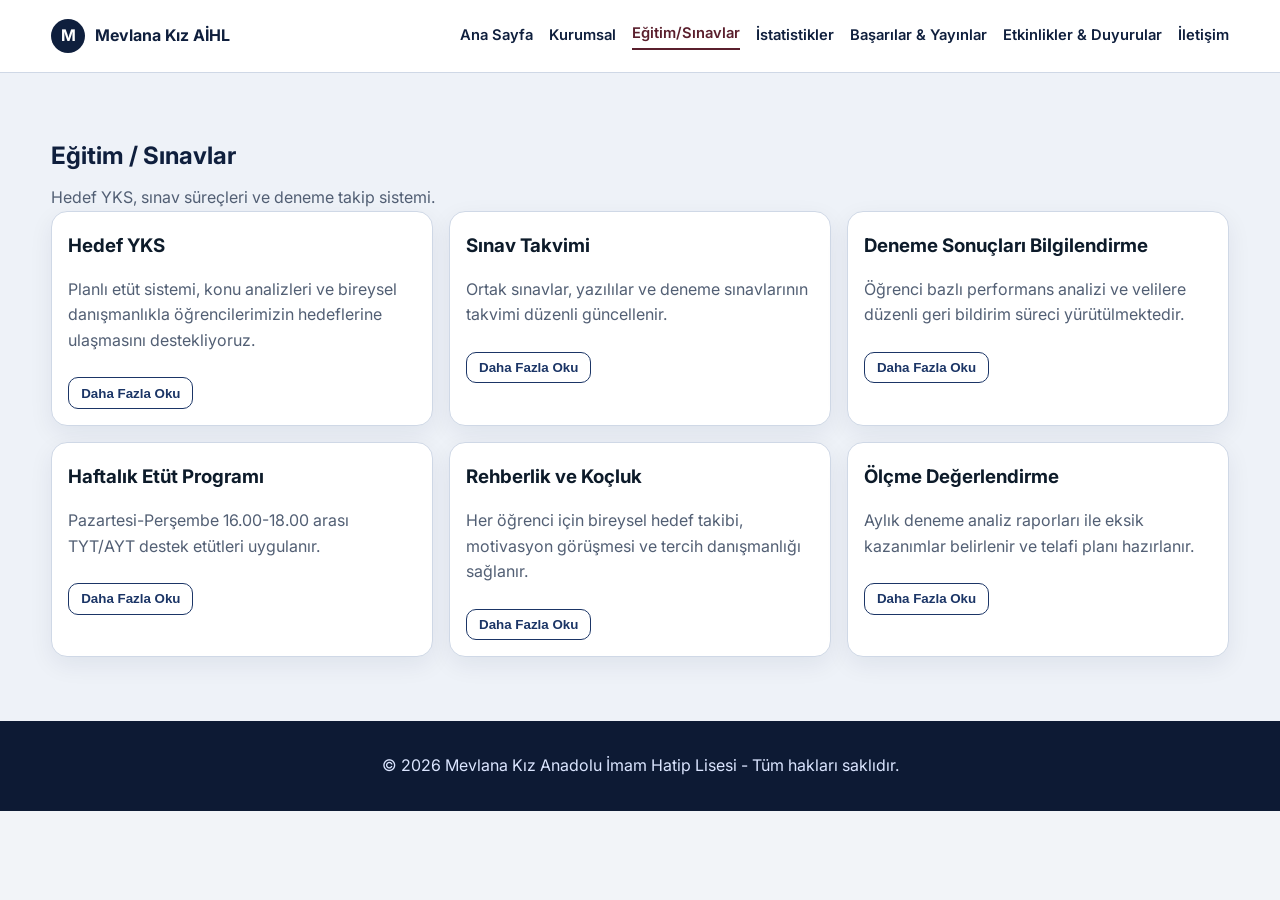
<file: egitim-sinavlar.html>
<!doctype html>
<html lang="tr">
  <head>
    <meta charset="UTF-8" />
    <meta name="viewport" content="width=device-width, initial-scale=1.0" />
    <title>Eğitim / Sınavlar | Mevlana Kız AİHL</title>
    <link rel="preconnect" href="https://fonts.googleapis.com" />
    <link rel="preconnect" href="https://fonts.gstatic.com" crossorigin />
    <link
      href="https://fonts.googleapis.com/css2?family=Inter:wght@400;500;600;700;800&display=swap"
      rel="stylesheet"
    />
    <link rel="stylesheet" href="style.css" />
  </head>
  <body data-page="egitim">
    <div id="site-header"></div>

    <main>
      <section class="section alt-bg">
        <div class="container">
          <div class="section-title">
            <h2>Eğitim / Sınavlar</h2>
            <p>Hedef YKS, sınav süreçleri ve deneme takip sistemi.</p>
          </div>
          <div class="bento-grid three-cols">
            <article class="card read-item">
              <h3>Hedef YKS</h3>
              <p>
                Planlı etüt sistemi, konu analizleri ve bireysel danışmanlıkla öğrencilerimizin
                hedeflerine ulaşmasını destekliyoruz.
              </p>
            </article>
            <article class="card read-item">
              <h3>Sınav Takvimi</h3>
              <p>Ortak sınavlar, yazılılar ve deneme sınavlarının takvimi düzenli güncellenir.</p>
            </article>
            <article class="card read-item">
              <h3>Deneme Sonuçları Bilgilendirme</h3>
              <p>
                Öğrenci bazlı performans analizi ve velilere düzenli geri bildirim süreci
                yürütülmektedir.
              </p>
            </article>
          </div>
          <div class="bento-grid three-cols" style="margin-top: 1rem">
            <article class="card read-item">
              <h3>Haftalık Etüt Programı</h3>
              <p>Pazartesi-Perşembe 16.00-18.00 arası TYT/AYT destek etütleri uygulanır.</p>
            </article>
            <article class="card read-item">
              <h3>Rehberlik ve Koçluk</h3>
              <p>
                Her öğrenci için bireysel hedef takibi, motivasyon görüşmesi ve tercih danışmanlığı
                sağlanır.
              </p>
            </article>
            <article class="card read-item">
              <h3>Ölçme Değerlendirme</h3>
              <p>
                Aylık deneme analiz raporları ile eksik kazanımlar belirlenir ve telafi planı
                hazırlanır.
              </p>
            </article>
          </div>
        </div>
      </section>
    </main>

    <div id="site-footer"></div>
    <script src="script.js"></script>
  </body>
</html>
</file>
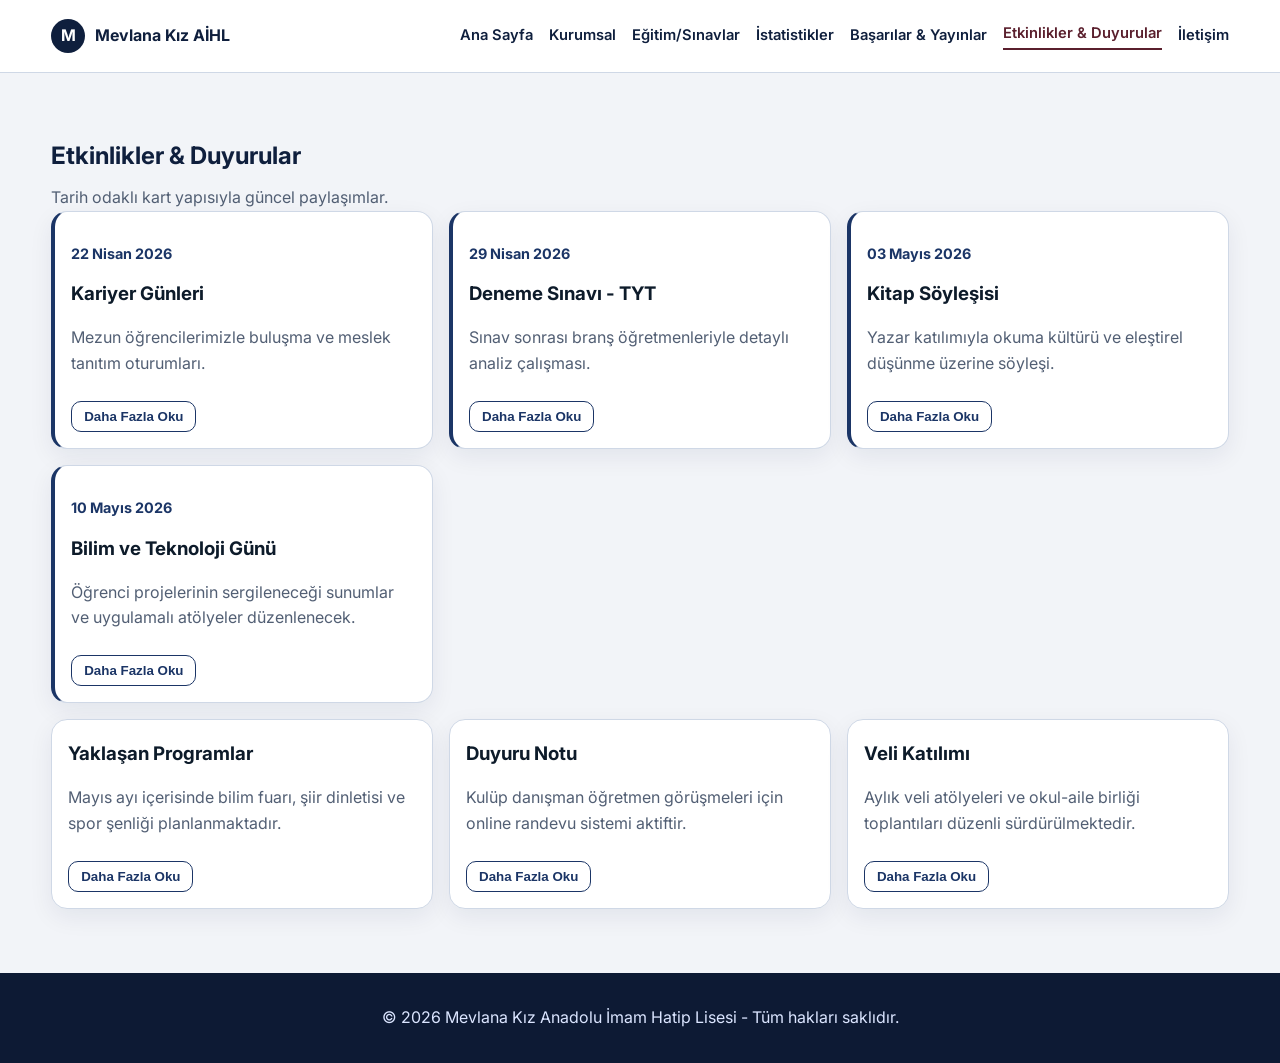
<file: etkinlikler-duyurular.html>
<!doctype html>
<html lang="tr">
  <head>
    <meta charset="UTF-8" />
    <meta name="viewport" content="width=device-width, initial-scale=1.0" />
    <title>Etkinlikler & Duyurular | Mevlana Kız AİHL</title>
    <link rel="preconnect" href="https://fonts.googleapis.com" />
    <link rel="preconnect" href="https://fonts.gstatic.com" crossorigin />
    <link
      href="https://fonts.googleapis.com/css2?family=Inter:wght@400;500;600;700;800&display=swap"
      rel="stylesheet"
    />
    <link rel="stylesheet" href="style.css" />
  </head>
  <body data-page="etkinlikler">
    <div id="site-header"></div>

    <main>
      <section class="section">
        <div class="container">
          <div class="section-title">
            <h2>Etkinlikler & Duyurular</h2>
            <p>Tarih odaklı kart yapısıyla güncel paylaşımlar.</p>
          </div>
          <div id="events-grid" class="event-grid"></div>
          <div class="bento-grid three-cols" style="margin-top: 1rem">
            <article class="card read-item">
              <h3>Yaklaşan Programlar</h3>
              <p>Mayıs ayı içerisinde bilim fuarı, şiir dinletisi ve spor şenliği planlanmaktadır.</p>
            </article>
            <article class="card read-item">
              <h3>Duyuru Notu</h3>
              <p>Kulüp danışman öğretmen görüşmeleri için online randevu sistemi aktiftir.</p>
            </article>
            <article class="card read-item">
              <h3>Veli Katılımı</h3>
              <p>Aylık veli atölyeleri ve okul-aile birliği toplantıları düzenli sürdürülmektedir.</p>
            </article>
          </div>
        </div>
      </section>
    </main>

    <div id="site-footer"></div>
    <script src="script.js"></script>
  </body>
</html>
</file>
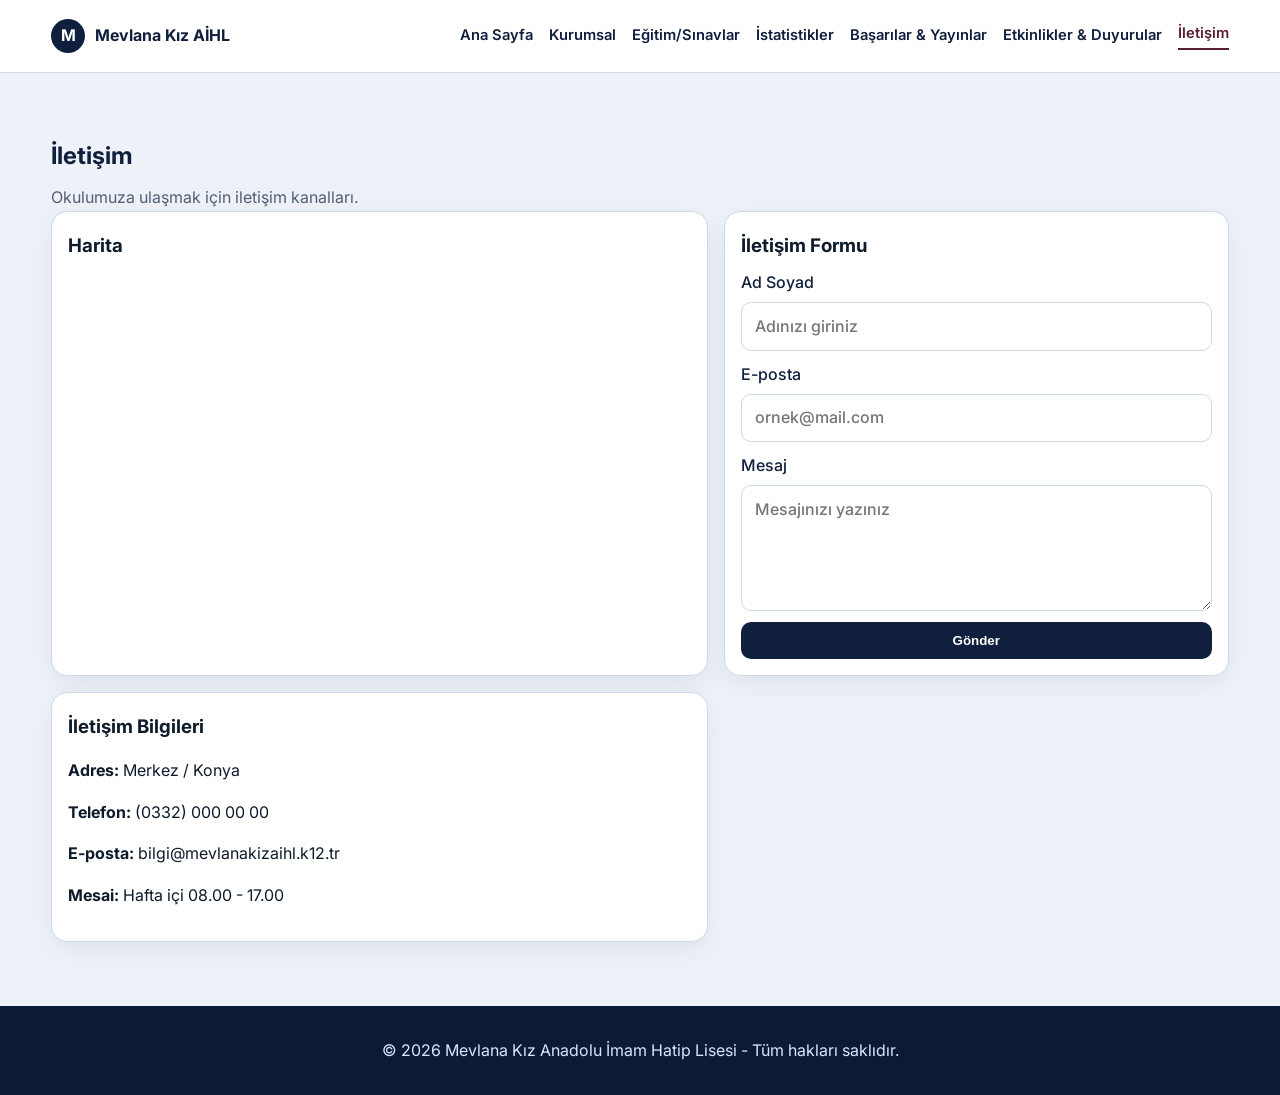
<file: iletisim.html>
<!doctype html>
<html lang="tr">
  <head>
    <meta charset="UTF-8" />
    <meta name="viewport" content="width=device-width, initial-scale=1.0" />
    <title>İletişim | Mevlana Kız AİHL</title>
    <link rel="preconnect" href="https://fonts.googleapis.com" />
    <link rel="preconnect" href="https://fonts.gstatic.com" crossorigin />
    <link
      href="https://fonts.googleapis.com/css2?family=Inter:wght@400;500;600;700;800&display=swap"
      rel="stylesheet"
    />
    <link rel="stylesheet" href="style.css" />
  </head>
  <body data-page="iletisim">
    <div id="site-header"></div>

    <main>
      <section class="section alt-bg">
        <div class="container">
          <div class="section-title">
            <h2>İletişim</h2>
            <p>Okulumuza ulaşmak için iletişim kanalları.</p>
          </div>
          <div class="contact-grid">
            <article class="card">
              <h3>Harita</h3>
              <iframe
                title="Google Harita"
                src="https://www.google.com/maps?q=Konya&output=embed"
                loading="lazy"
              ></iframe>
            </article>
            <article class="card">
              <h3>İletişim Formu</h3>
              <form class="contact-form">
                <label>
                  Ad Soyad
                  <input type="text" name="name" placeholder="Adınızı giriniz" required />
                </label>
                <label>
                  E-posta
                  <input type="email" name="email" placeholder="ornek@mail.com" required />
                </label>
                <label>
                  Mesaj
                  <textarea
                    name="message"
                    rows="4"
                    placeholder="Mesajınızı yazınız"
                    required
                  ></textarea>
                </label>
                <button type="submit">Gönder</button>
              </form>
            </article>
            <article class="card">
              <h3>İletişim Bilgileri</h3>
              <p><strong>Adres:</strong> Merkez / Konya</p>
              <p><strong>Telefon:</strong> (0332) 000 00 00</p>
              <p><strong>E-posta:</strong> bilgi@mevlanakizaihl.k12.tr</p>
              <p><strong>Mesai:</strong> Hafta içi 08.00 - 17.00</p>
            </article>
          </div>
        </div>
      </section>
    </main>

    <div id="site-footer"></div>
    <script src="script.js"></script>
  </body>
</html>
</file>
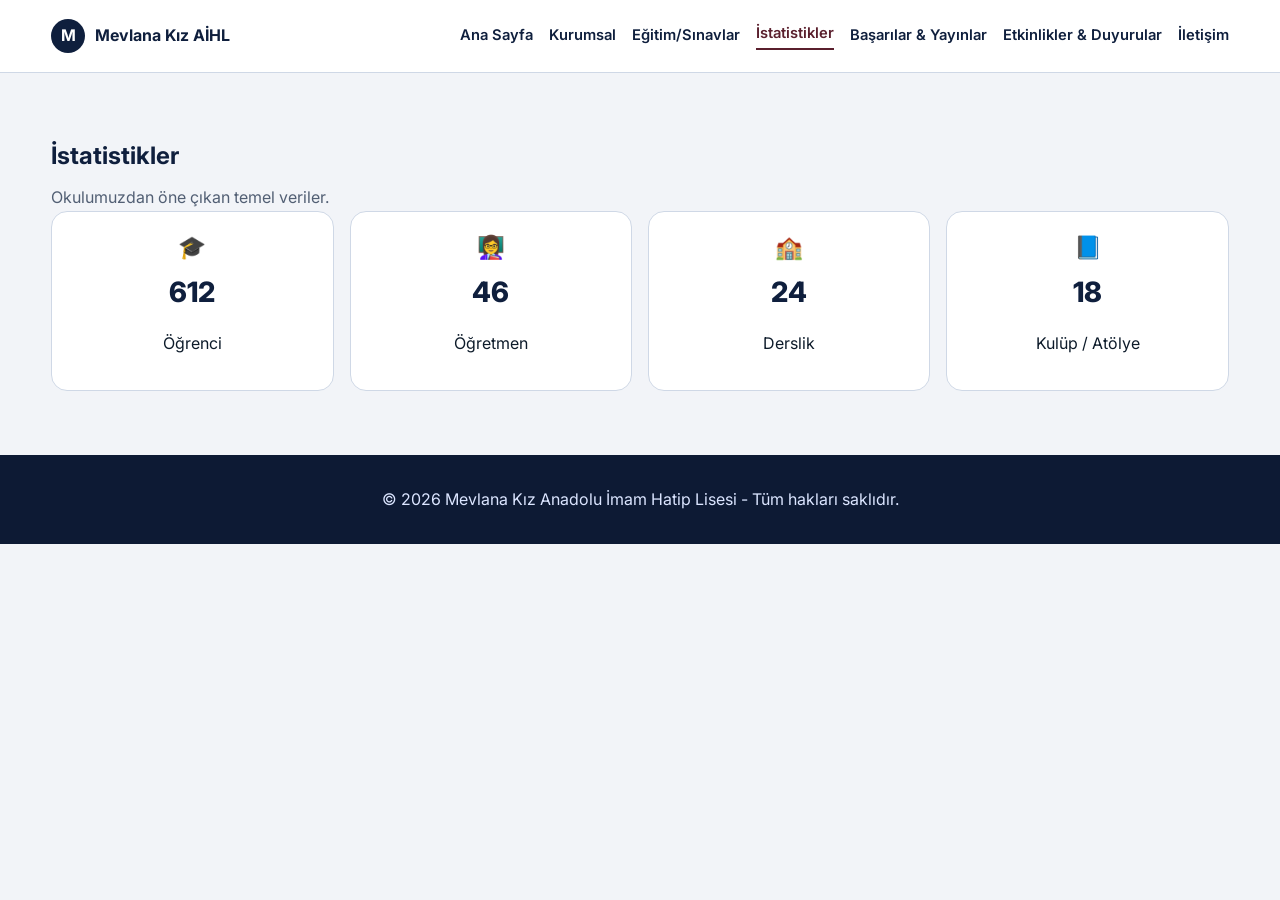
<file: istatistikler.html>
<!doctype html>
<html lang="tr">
  <head>
    <meta charset="UTF-8" />
    <meta name="viewport" content="width=device-width, initial-scale=1.0" />
    <title>İstatistikler | Mevlana Kız AİHL</title>
    <link rel="preconnect" href="https://fonts.googleapis.com" />
    <link rel="preconnect" href="https://fonts.gstatic.com" crossorigin />
    <link
      href="https://fonts.googleapis.com/css2?family=Inter:wght@400;500;600;700;800&display=swap"
      rel="stylesheet"
    />
    <link rel="stylesheet" href="style.css" />
  </head>
  <body data-page="istatistikler">
    <div id="site-header"></div>

    <main>
      <section class="section">
        <div class="container">
          <div class="section-title">
            <h2>İstatistikler</h2>
            <p>Okulumuzdan öne çıkan temel veriler.</p>
          </div>
          <div id="stats-grid" class="stats-grid"></div>
        </div>
      </section>
    </main>

    <div id="site-footer"></div>
    <script src="script.js"></script>
  </body>
</html>
</file>
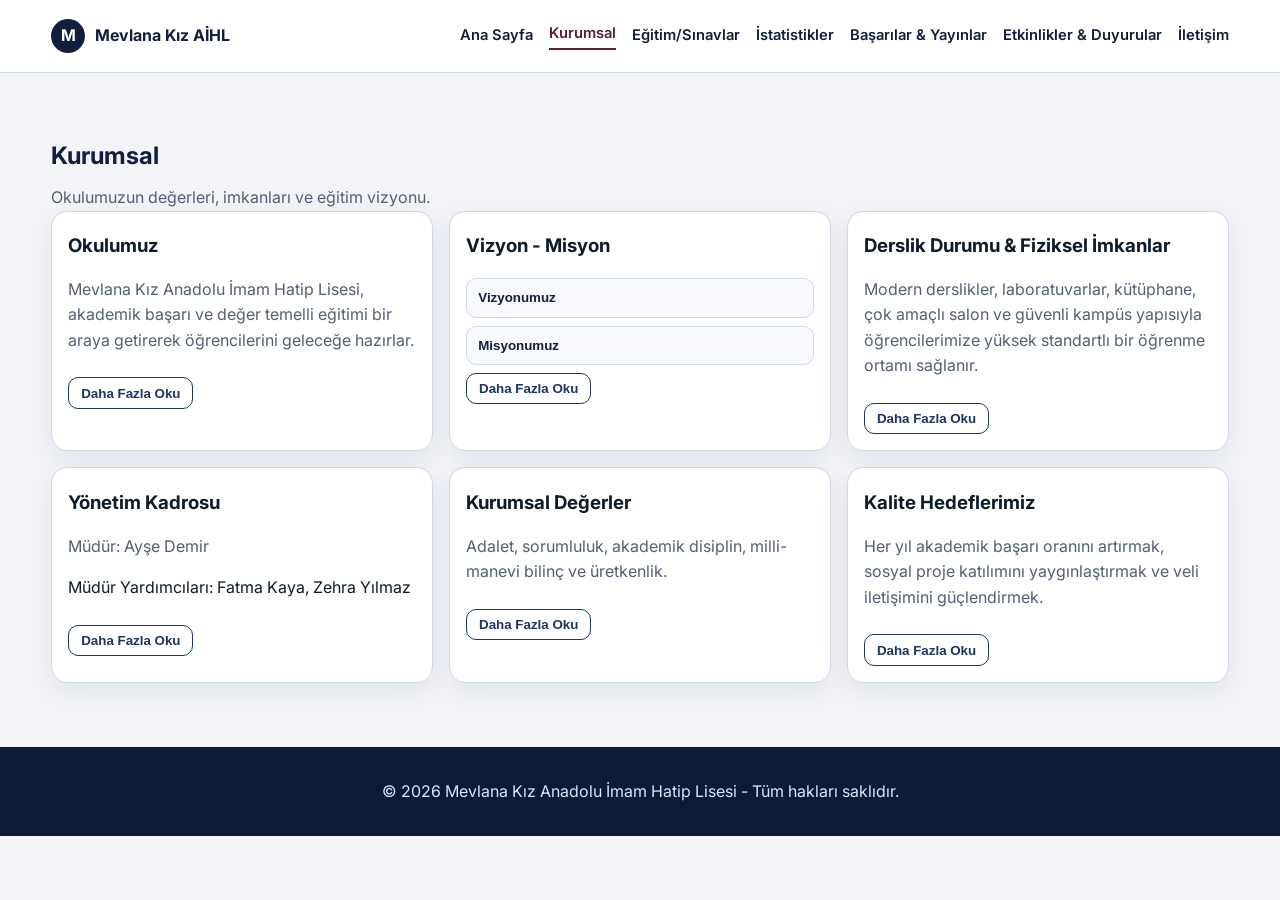
<file: kurumsal.html>
<!doctype html>
<html lang="tr">
  <head>
    <meta charset="UTF-8" />
    <meta name="viewport" content="width=device-width, initial-scale=1.0" />
    <title>Kurumsal | Mevlana Kız AİHL</title>
    <link rel="preconnect" href="https://fonts.googleapis.com" />
    <link rel="preconnect" href="https://fonts.gstatic.com" crossorigin />
    <link
      href="https://fonts.googleapis.com/css2?family=Inter:wght@400;500;600;700;800&display=swap"
      rel="stylesheet"
    />
    <link rel="stylesheet" href="style.css" />
  </head>
  <body data-page="kurumsal">
    <div id="site-header"></div>

    <main>
      <section class="section">
        <div class="container">
          <div class="section-title">
            <h2>Kurumsal</h2>
            <p>Okulumuzun değerleri, imkanları ve eğitim vizyonu.</p>
          </div>
          <div class="bento-grid three-cols">
            <article class="card read-item">
              <h3>Okulumuz</h3>
              <p>
                Mevlana Kız Anadolu İmam Hatip Lisesi, akademik başarı ve değer temelli eğitimi
                bir araya getirerek öğrencilerini geleceğe hazırlar.
              </p>
            </article>
            <article class="card read-item">
              <h3>Vizyon - Misyon</h3>
              <div class="accordion-group">
                <button class="accordion-btn" type="button">Vizyonumuz</button>
                <div class="accordion-content">
                  <p>Bilimsel, ahlaki ve kültürel yönü güçlü bireyler yetiştirmek.</p>
                </div>
                <button class="accordion-btn" type="button">Misyonumuz</button>
                <div class="accordion-content">
                  <p>
                    Öğrencilerimize çağın gereklerine uygun akademik ve sosyal gelişim ortamı
                    sunmak.
                  </p>
                </div>
              </div>
            </article>
            <article class="card read-item">
              <h3>Derslik Durumu & Fiziksel İmkanlar</h3>
              <p>
                Modern derslikler, laboratuvarlar, kütüphane, çok amaçlı salon ve güvenli kampüs
                yapısıyla öğrencilerimize yüksek standartlı bir öğrenme ortamı sağlanır.
              </p>
            </article>
          </div>
          <div class="bento-grid three-cols" style="margin-top: 1rem">
            <article class="card read-item">
              <h3>Yönetim Kadrosu</h3>
              <p>Müdür: Ayşe Demir</p>
              <p>Müdür Yardımcıları: Fatma Kaya, Zehra Yılmaz</p>
            </article>
            <article class="card read-item">
              <h3>Kurumsal Değerler</h3>
              <p>Adalet, sorumluluk, akademik disiplin, milli-manevi bilinç ve üretkenlik.</p>
            </article>
            <article class="card read-item">
              <h3>Kalite Hedeflerimiz</h3>
              <p>
                Her yıl akademik başarı oranını artırmak, sosyal proje katılımını yaygınlaştırmak
                ve veli iletişimini güçlendirmek.
              </p>
            </article>
          </div>
        </div>
      </section>
    </main>

    <div id="site-footer"></div>
    <script src="script.js"></script>
  </body>
</html>
</file>
<file: style.css>
:root {
  --primary: #0f1f3d;
  --primary-soft: #1b3566;
  --accent: #5a1f2d;
  --bg: #f2f4f8;
  --surface: #ffffff;
  --muted: #525f74;
  --border: #cfd8e6;
  --text: #0d1b2a;
  --radius: 16px;
  --shadow: 0 8px 24px rgba(9, 30, 66, 0.07);
}

* {
  box-sizing: border-box;
}

html,
body {
  margin: 0;
  padding: 0;
  font-family: Inter, system-ui, -apple-system, sans-serif;
  color: var(--text);
  background: var(--bg);
  scroll-behavior: smooth;
  line-height: 1.6;
}

img {
  max-width: 100%;
  display: block;
}

.container {
  width: min(1180px, 92%);
  margin: 0 auto;
}

.splash-screen {
  position: fixed;
  inset: 0;
  background: linear-gradient(160deg, #0f1f3d, #1c2f55);
  color: #fff;
  display: grid;
  place-items: center;
  z-index: 9999;
  transition: opacity 0.4s ease, visibility 0.4s ease;
}

.splash-screen.hidden {
  opacity: 0;
  visibility: hidden;
}

.splash-content {
  text-align: center;
  width: min(680px, 92%);
}

.splash-logo {
  width: 110px;
  height: 110px;
  border-radius: 50%;
  object-fit: cover;
  margin: 0 auto 1rem;
  border: 3px solid rgba(255, 255, 255, 0.45);
}

.splash-photo {
  margin-top: 1rem;
  border-radius: 14px;
  box-shadow: var(--shadow);
  height: 240px;
  width: 100%;
  object-fit: cover;
}

.skip-btn {
  position: absolute;
  right: 1.2rem;
  bottom: 1.2rem;
  border: 0;
  padding: 0.7rem 1.1rem;
  border-radius: 10px;
  color: #fff;
  background: rgba(255, 255, 255, 0.2);
  cursor: pointer;
  font-weight: 600;
}

.site-header {
  position: sticky;
  top: 0;
  z-index: 1000;
  background: rgba(255, 255, 255, 0.98);
  backdrop-filter: blur(8px);
  border-bottom: 1px solid var(--border);
}

.nav-wrapper {
  min-height: 72px;
  display: flex;
  align-items: center;
  justify-content: space-between;
}

.brand {
  color: var(--primary);
  text-decoration: none;
  display: flex;
  align-items: center;
  gap: 0.6rem;
  font-weight: 700;
}

.brand-mark {
  width: 34px;
  height: 34px;
  border-radius: 50%;
  display: grid;
  place-items: center;
  background: var(--primary);
  color: #fff;
}

.main-nav {
  display: flex;
  gap: 1rem;
  align-items: center;
}

.main-nav a {
  text-decoration: none;
  color: var(--primary);
  font-size: 0.92rem;
  font-weight: 600;
}

.main-nav a.active {
  color: var(--accent);
  border-bottom: 2px solid var(--accent);
  padding-bottom: 2px;
}

.menu-toggle {
  display: none;
  border: 0;
  background: transparent;
  cursor: pointer;
}

.menu-toggle span {
  display: block;
  width: 24px;
  height: 3px;
  margin: 4px 0;
  background: var(--primary);
  border-radius: 2px;
}

.section {
  padding: 4rem 0;
}

.alt-bg {
  background: #eef2f8;
}

.section-title h2 {
  margin: 0;
  color: var(--primary);
}

.section-title p {
  color: var(--muted);
  margin: 0.6rem 0 0;
}

.hero {
  padding: 2.4rem 0 1.5rem;
}

.hero-grid {
  display: grid;
  grid-template-columns: 1.7fr 1fr;
  gap: 1rem;
}

.hero-slider-card,
.card {
  background: var(--surface);
  border: 1px solid var(--border);
  border-radius: var(--radius);
  box-shadow: var(--shadow);
}

.hero-slider-card {
  padding: 1rem;
}

.slider-head {
  display: flex;
  justify-content: space-between;
  align-items: center;
  margin-bottom: 0.8rem;
}

.slider-controls button {
  border: 1px solid var(--border);
  background: #fff;
  border-radius: 8px;
  padding: 0.35rem 0.55rem;
  cursor: pointer;
}

.news-slider {
  min-height: 345px;
}

.slide {
  border-radius: 14px;
  overflow: hidden;
}

.slide img {
  width: 100%;
  height: 220px;
  object-fit: cover;
}

.slide-content {
  padding: 0.85rem;
}

.slide-content p {
  color: var(--muted);
}

.slide-content h3,
.card h3 {
  margin-top: 0.2rem;
  margin-bottom: 0.6rem;
}

.hero-right {
  display: grid;
  gap: 1rem;
}

.card {
  padding: 1rem;
}

.announcement-list {
  margin: 0;
  padding-left: 1rem;
  color: var(--muted);
  display: grid;
  gap: 0.4rem;
}

.announcement-list li {
  display: flex;
  justify-content: space-between;
  align-items: center;
  gap: 0.6rem;
  background: #f8fbff;
  border: 1px solid var(--border);
  border-radius: 10px;
  padding: 0.45rem 0.55rem;
}

.quick-links-grid,
.stats-grid,
.gallery-grid,
.event-grid,
.bento-grid {
  display: grid;
  gap: 1rem;
}

.quick-links-grid {
  grid-template-columns: repeat(2, minmax(0, 1fr));
}

.quick-link {
  text-decoration: none;
  color: var(--primary);
  border: 1px solid var(--border);
  border-radius: 10px;
  padding: 0.7rem;
  text-align: center;
  font-weight: 600;
  background: #f8faff;
}

.quick-link:hover {
  border-color: var(--primary-soft);
}

.three-cols {
  grid-template-columns: repeat(3, minmax(0, 1fr));
}

.accordion-btn {
  width: 100%;
  border: 1px solid var(--border);
  border-radius: 10px;
  background: #f7f9fc;
  text-align: left;
  padding: 0.7rem;
  margin-top: 0.5rem;
  cursor: pointer;
  color: var(--primary);
  font-weight: 600;
}

.accordion-content {
  max-height: 0;
  overflow: hidden;
  transition: max-height 0.3s ease;
}

.accordion-content.active {
  max-height: 130px;
}

.stats-grid {
  grid-template-columns: repeat(4, minmax(0, 1fr));
}

.stat-card {
  padding: 1.1rem;
  border-radius: var(--radius);
  background: var(--surface);
  border: 1px solid var(--border);
  text-align: center;
}

.stat-icon {
  font-size: 1.4rem;
}

.stat-value {
  font-size: 1.75rem;
  font-weight: 800;
  color: var(--primary);
  margin-top: 0.3rem;
}

.gallery-grid {
  grid-template-columns: repeat(3, minmax(0, 1fr));
}

.gallery-card {
  background: var(--surface);
  border: 1px solid var(--border);
  border-radius: var(--radius);
  overflow: hidden;
}

.gallery-card img {
  height: 165px;
  width: 100%;
  object-fit: cover;
}

.gallery-card p {
  margin: 0;
  padding: 0.8rem;
  color: var(--muted);
}

.gallery-card .read-more-btn {
  margin: 0 0.8rem 0.8rem;
}

.event-grid {
  grid-template-columns: repeat(3, minmax(0, 1fr));
}

.event-card {
  border-left: 4px solid var(--primary-soft);
}

.event-date {
  color: var(--primary-soft);
  font-weight: 700;
  font-size: 0.9rem;
}

.contact-grid {
  display: grid;
  grid-template-columns: 1.3fr 1fr;
  gap: 1rem;
}

iframe {
  width: 100%;
  min-height: 320px;
  border: 0;
  border-radius: 10px;
}

.contact-form {
  display: grid;
  gap: 0.7rem;
}

.contact-form label {
  display: grid;
  gap: 0.4rem;
  font-weight: 500;
  color: var(--primary);
}

.contact-form input,
.contact-form textarea {
  border: 1px solid var(--border);
  border-radius: 10px;
  padding: 0.65rem 0.8rem;
  font: inherit;
}

.contact-form button {
  border: 0;
  background: var(--primary);
  color: #fff;
  border-radius: 10px;
  padding: 0.7rem 1rem;
  font-weight: 600;
  cursor: pointer;
}

.site-footer {
  background: #0d1a34;
  color: #dbe5ff;
  padding: 1rem 0;
  text-align: center;
}

.read-more-btn {
  border: 1px solid var(--primary-soft);
  background: #fff;
  color: var(--primary-soft);
  border-radius: 10px;
  padding: 0.45rem 0.75rem;
  font-weight: 600;
  cursor: pointer;
  margin-top: 0.5rem;
}

.read-more-btn:hover {
  background: #f2f7ff;
}

.summary-text {
  color: var(--muted);
}

.reading-modal {
  position: fixed;
  inset: 0;
  background: rgba(13, 27, 42, 0.58);
  display: grid;
  place-items: center;
  z-index: 12000;
  padding: 1rem;
}

.reading-modal.hidden {
  display: none;
}

.reading-modal-card {
  width: min(760px, 100%);
  max-height: 85vh;
  overflow: auto;
  background: #fff;
  border-radius: 14px;
  border: 1px solid var(--border);
  box-shadow: 0 25px 60px rgba(9, 30, 66, 0.25);
}

.reading-modal-head {
  display: flex;
  justify-content: space-between;
  align-items: center;
  padding: 1rem 1rem 0.6rem;
  border-bottom: 1px solid var(--border);
}

.reading-modal-head h3 {
  margin: 0;
  color: var(--primary);
}

.close-modal-btn {
  border: 0;
  background: transparent;
  font-size: 1.4rem;
  cursor: pointer;
  color: var(--primary);
}

.reading-modal-body {
  padding: 1rem;
  color: #22324b;
  white-space: pre-line;
}

@media (max-width: 1024px) {
  .hero-grid,
  .contact-grid {
    grid-template-columns: 1fr;
  }

  .three-cols,
  .event-grid,
  .gallery-grid {
    grid-template-columns: repeat(2, minmax(0, 1fr));
  }

  .stats-grid {
    grid-template-columns: repeat(2, minmax(0, 1fr));
  }
}

@media (max-width: 768px) {
  .menu-toggle {
    display: block;
  }

  .main-nav {
    position: absolute;
    top: 72px;
    left: 0;
    right: 0;
    display: none;
    flex-direction: column;
    background: #fff;
    border-bottom: 1px solid var(--border);
    padding: 0.8rem 4%;
    align-items: flex-start;
  }

  .main-nav.open {
    display: flex;
  }

  .quick-links-grid,
  .three-cols,
  .event-grid,
  .gallery-grid,
  .stats-grid {
    grid-template-columns: 1fr;
  }

  .splash-photo {
    height: 180px;
  }
}
</file>
